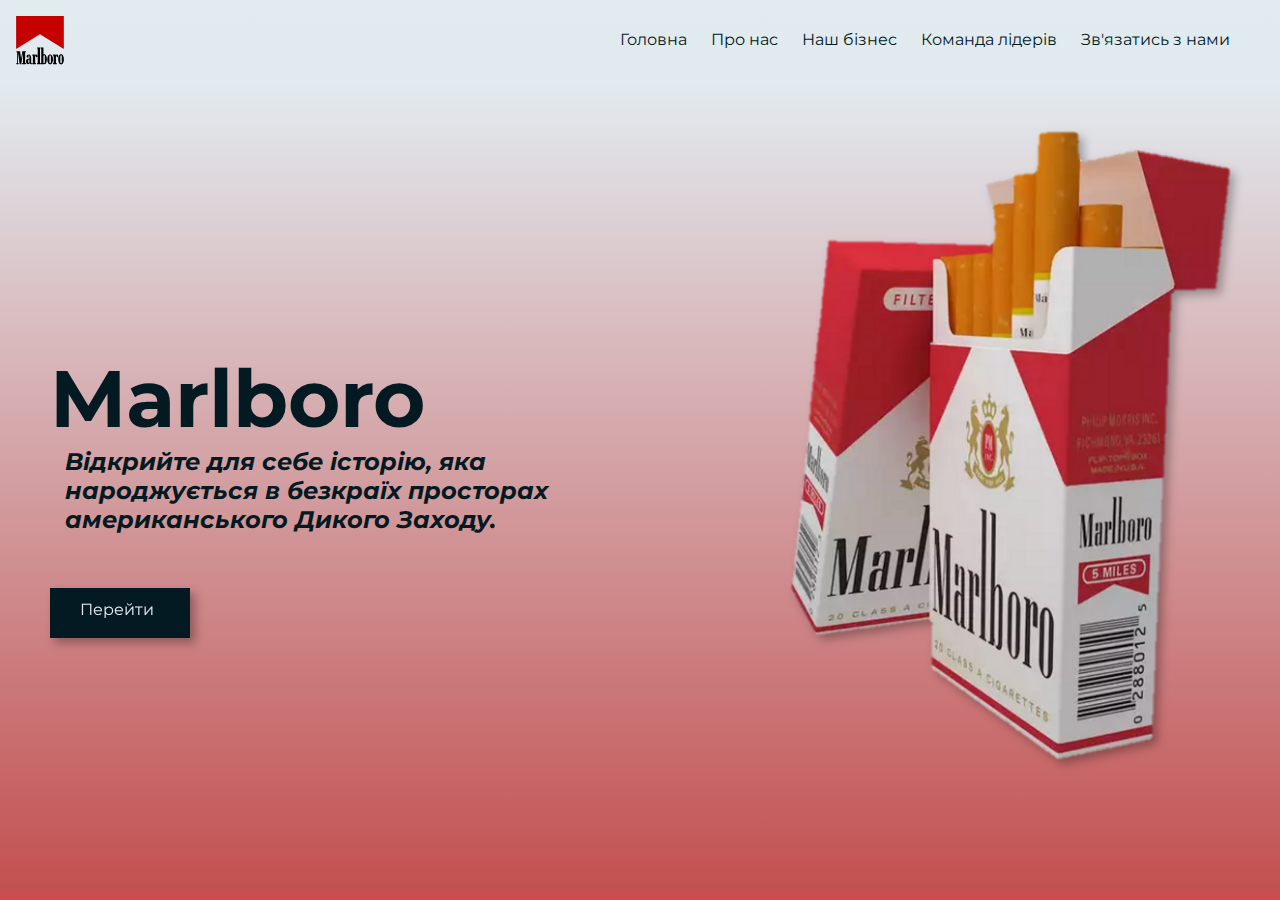
<file: index.html>
<!DOCTYPE html>
<html lang="en">
  <head>
    <meta charset="UTF-8" />
    <meta http-equiv="X-UA-Compatible" content="IE=edge" />
    <meta name="viewport" content="width=device-width, initial-scale=1.0" />
    <link rel="stylesheet" href="styles/index.css" />
    <title>Marlboro</title>
  </head>
  <body>
    <div class="wrapper">
      <!-- header -->
      <nav>
        <div class="logo">
          <img src="./images/logo.svg" alt="" />
        </div>
        <div class="links">
          <a href="./index.html">Головна</a>
          <a href="./about.html">Про нас</a>
          <a href="./business.html">Наш бізнес</a>
          <a href="./personal.html">Команда лідерів</a>
          <a href="./contact.html">Зв'язатись з нами</a>
        </div>
      </nav>
      <!-- content -->
      <div class="content">
        <div class="left_content">
          <h1>Marlboro</h1>
          <h2>
            Відкрийте для себе історію, яка народжується в безкраїх просторах
            американського Дикого Заходу.
          </h2>
          <div class="button"><a href="./errorPage.html">Перейти</a></div>
        </div>
        <div class="right_content">
          <img src="./images/good.png" alt="" />
        </div>
      </div>
    </div>
    
  </body>
</html>
</file>
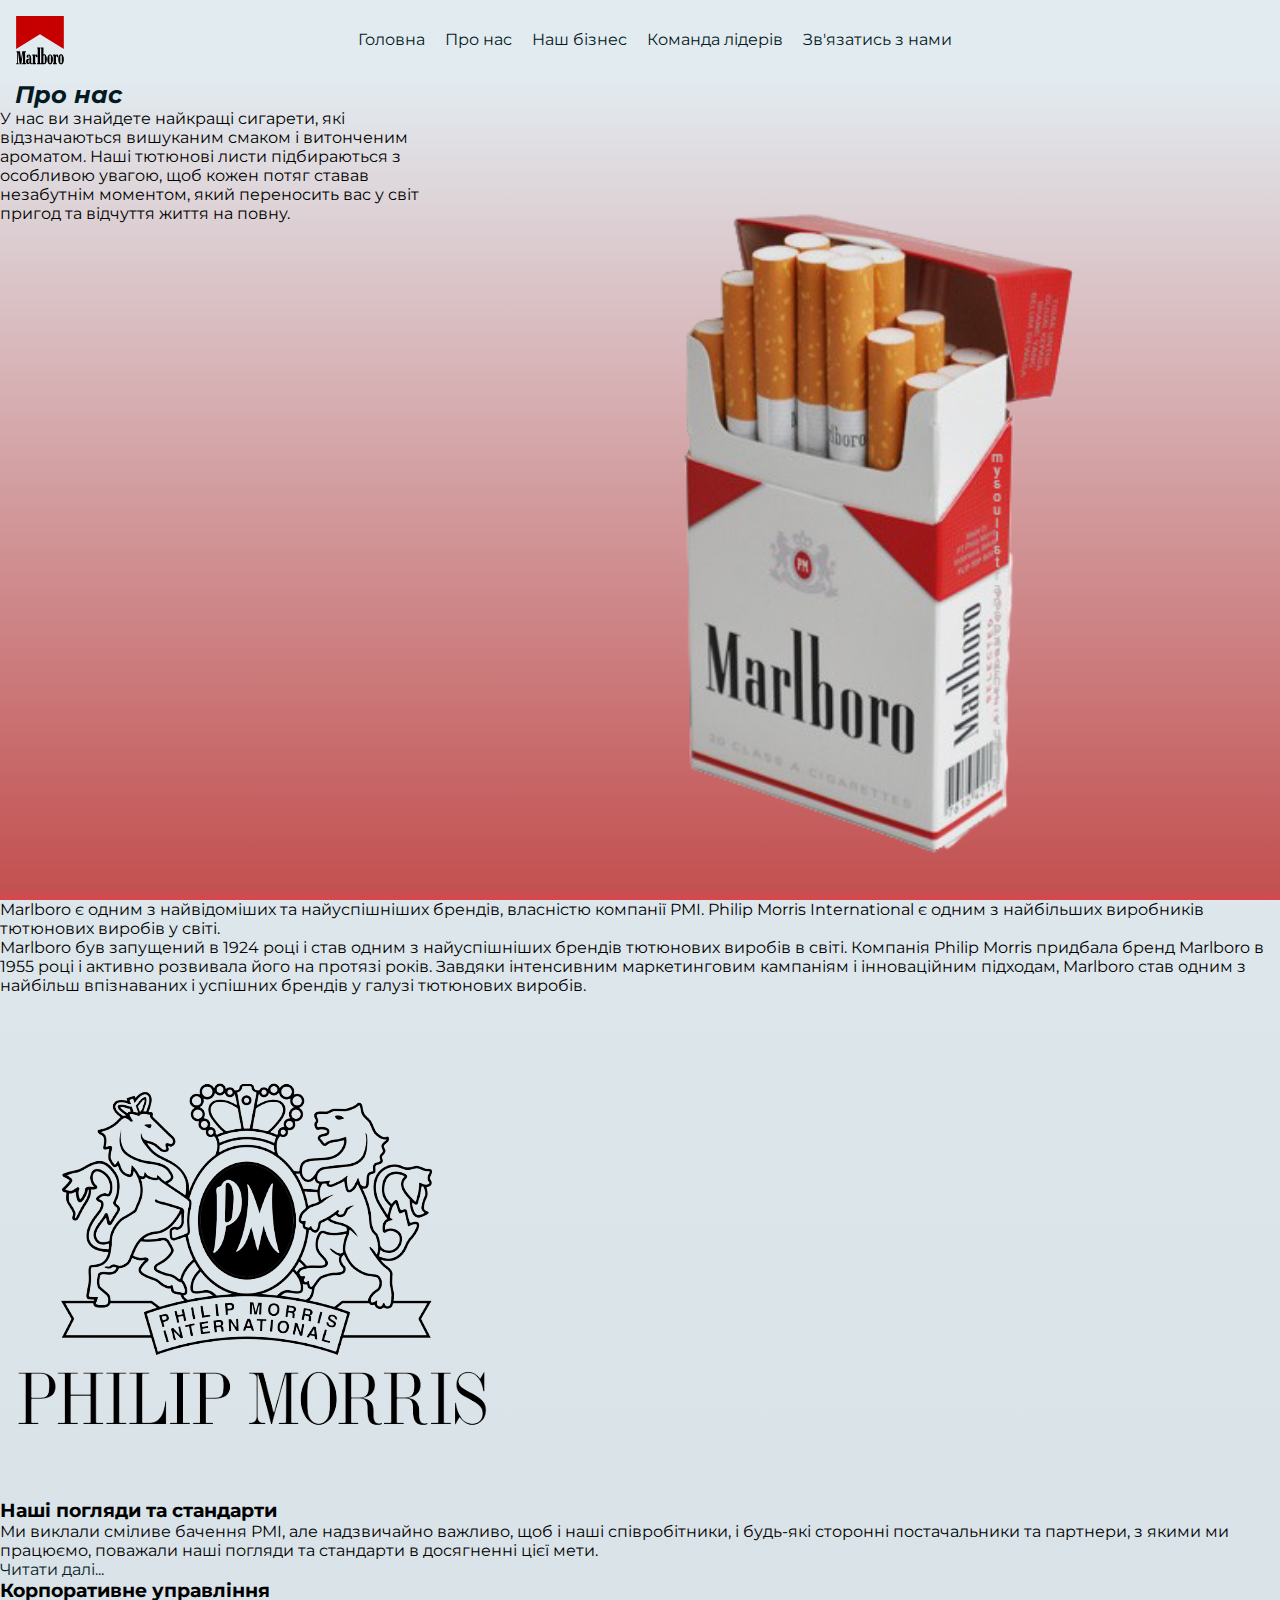
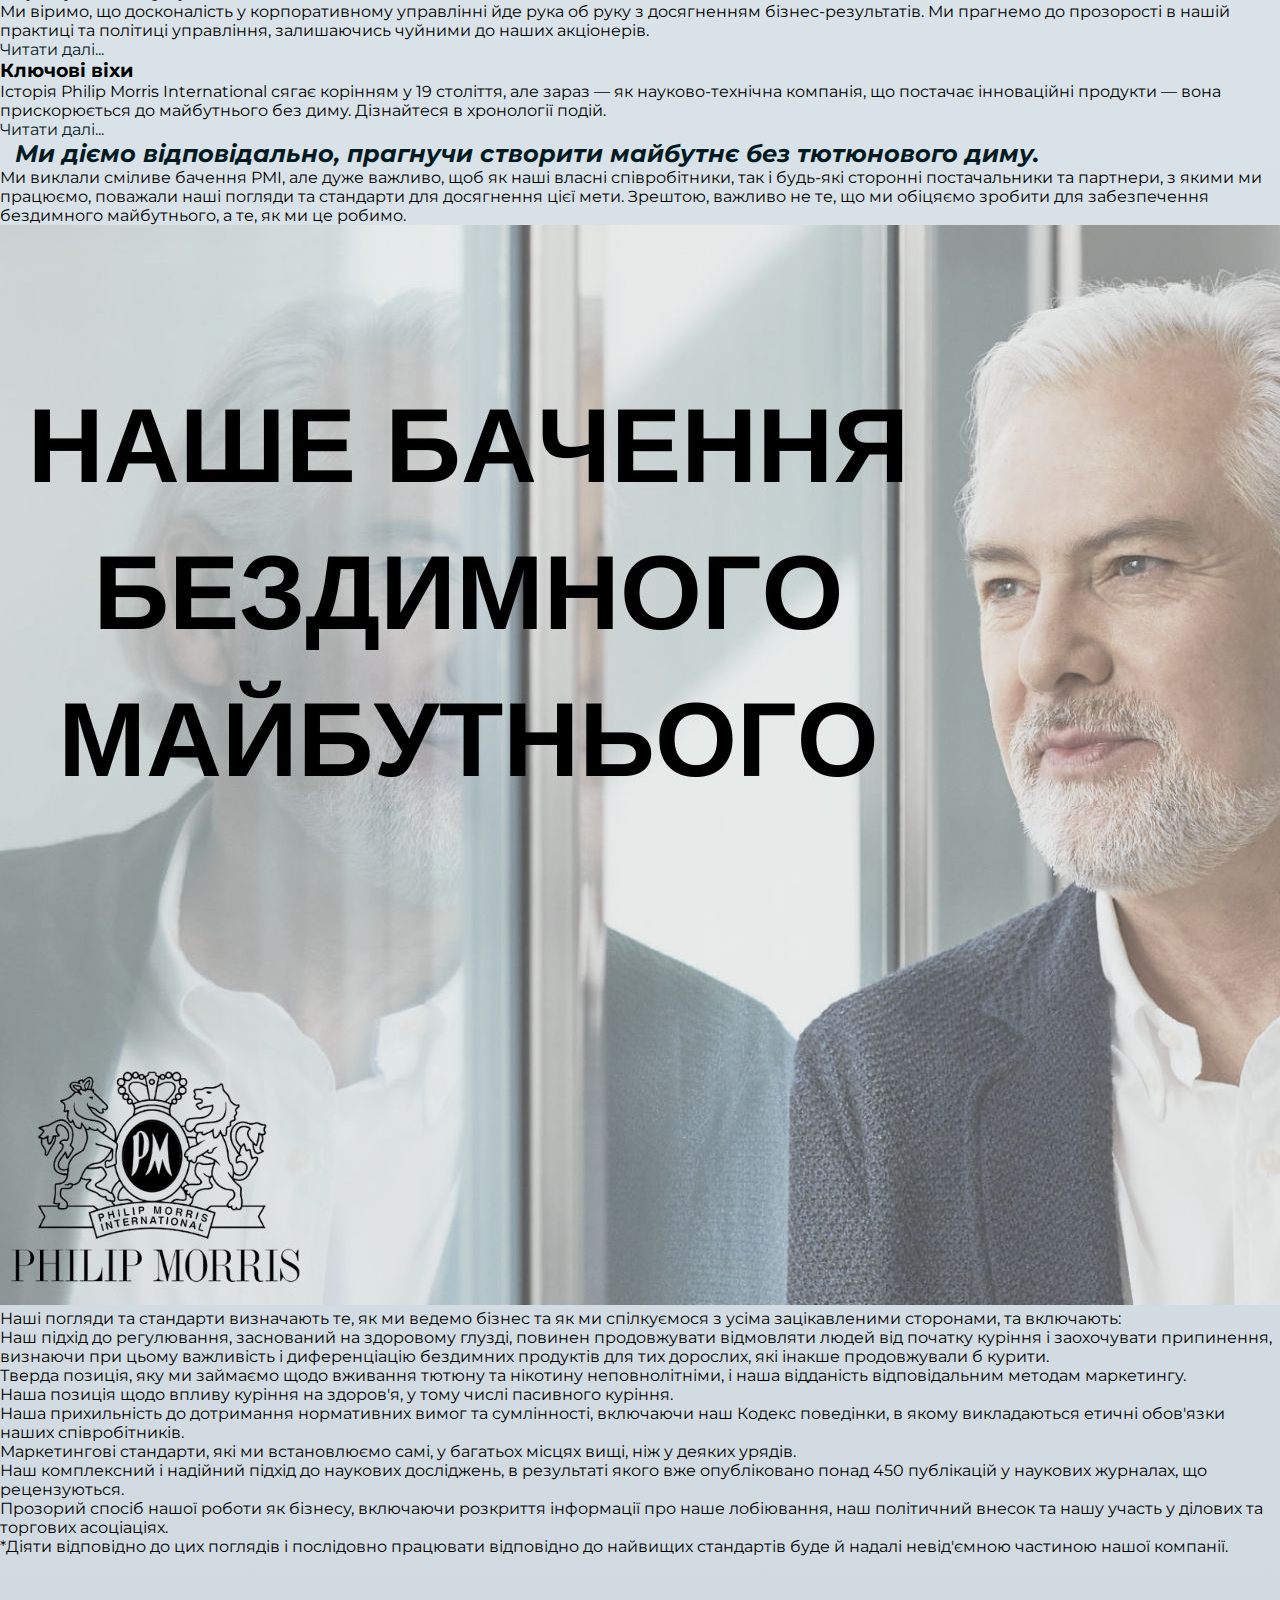
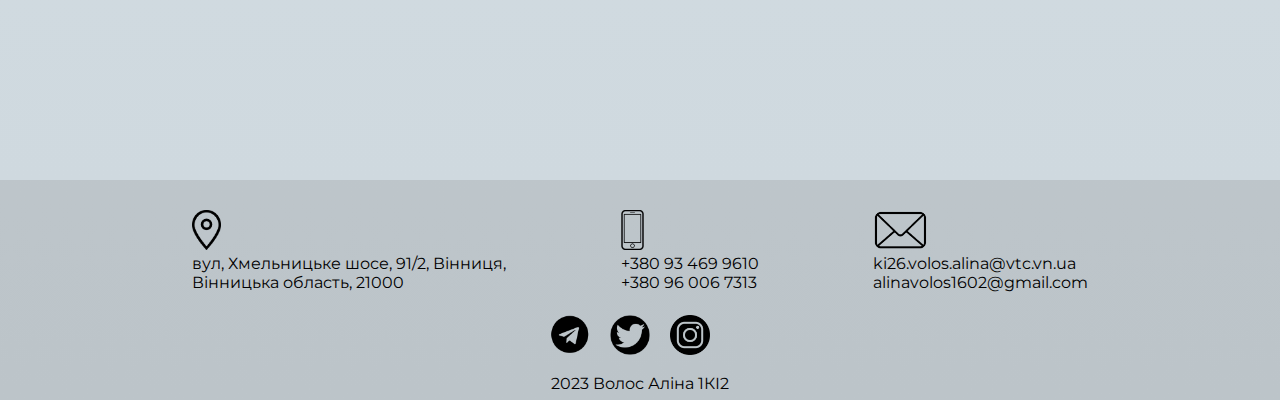
<file: about.html>
<!DOCTYPE html>
<html lang="en">
  <head>
    <meta charset="UTF-8" />
    <meta http-equiv="X-UA-Compatible" content="IE=edge" />
    <meta name="viewport" content="width=device-width, initial-scale=1.0" />
    <link rel="stylesheet" href="./styles/about.css" />
    <title>About</title>
  </head>
  <body>
    <div class="wrapper">
      <!-- header -->
      <nav>
        <div class="logo">
          <img src="./images/logo.svg" alt="" />
        </div>
        <div class="links">
          <a href="./index.html">Головна</a>
          <a href="./about.html">Про нас</a>
          <a href="./business.html">Наш бізнес</a>
          <a href="../personal.html">Команда лідерів</a>
          <a href="./contact.html">Зв'язатись з нами</a>
        </div>
      </nav>
      <!-- content -->
      <div class="content">
        <div class="left">
          <h2>Про нас</h2>
          <p>
            У нас ви знайдете найкращі сигарети, які відзначаються вишуканим
            смаком і витонченим ароматом. Наші тютюнові листи підбираються з
            особливою увагою, щоб кожен потяг ставав незабутнім моментом, який
            переносить вас у світ пригод та відчуття життя на повну.
          </p>
        </div>
        <img src="./images/sigarete.png" alt="" />
      </div>
      <!-- second screen -->
      <div class="second_screen">
        <div class="text">
          <p>
            <span>Marlboro</span> є одним з найвідоміших та найуспішніших
            брендів, власністю компанії PMI. Philip Morris International є одним
            з найбільших виробників тютюнових виробів у світі.
          </p>
          <p>
            Marlboro був запущений в 1924 році і став одним з найуспішніших
            брендів тютюнових виробів в світі. Компанія Philip Morris придбала
            бренд Marlboro в 1955 році і активно розвивала його на протязі
            років. Завдяки інтенсивним маркетинговим кампаніям і інноваційним
            підходам, Marlboro став одним з найбільш впізнаваних і успішних
            брендів у галузі тютюнових виробів.
          </p>
        </div>
        <img src="./images/pmi_logo.png" alt="" />
      </div>
      <!-- third screen -->
      <div class="third_screen">
        <div class="block">
          <h3>Наші погляди та стандарти</h3>
          <p>
            Ми виклали сміливе бачення PMI, але надзвичайно важливо, щоб і наші
            співробітники, і будь-які сторонні постачальники та партнери, з
            якими ми працюємо, поважали наші погляди та стандарти в досягненні
            цієї мети.
          </p>
          <a href="./errorPage.html">Читати далі...</a>
        </div>
        <div class="block">
          <h3>Корпоративне управління</h3>
          <p>
            Ми віримо, що досконалість у корпоративному управлінні йде рука об
            руку з досягненням бізнес-результатів. Ми прагнемо до прозорості в
            нашій практиці та політиці управління, залишаючись чуйними до наших
            акціонерів.
          </p>
          <a href="./errorPage.html">Читати далі...</a>
        </div>
        <div class="block">
          <h3>Ключові віхи</h3>
          <p>
            Історія Philip Morris International сягає корінням у 19 століття,
            але зараз — як науково-технічна компанія, що постачає інноваційні
            продукти — вона прискорюється до майбутнього без диму. Дізнайтеся в
            хронології подій.
          </p>
          <a href="./errorPage.html">Читати далі...</a>
        </div>
      </div>
      <!-- fourth screen -->
      <div class="fourth_screen">
        <h2>
          Ми діємо відповідально, прагнучи створити майбутнє без тютюнового
          диму.
        </h2>
        <p>
          Ми виклали сміливе бачення PMI, але дуже важливо, щоб як наші власні
          співробітники, так і будь-які сторонні постачальники та партнери, з
          якими ми працюємо, поважали наші погляди та стандарти для досягнення
          цієї мети. Зрештою, важливо не те, що ми обіцяємо зробити для
          забезпечення бездимного майбутнього, а те, як ми це робимо.
        </p>
        <img src="./images/poster.jpg" alt="" />
        <p>
          Наші погляди та стандарти визначають те, як ми ведемо бізнес та як ми
          спілкуємося з усіма зацікавленими сторонами, та включають:
        </p>
        <ul>
          <li>
            Наш підхід до регулювання, заснований на здоровому глузді, повинен
            продовжувати відмовляти людей від початку куріння і заохочувати
            припинення, визнаючи при цьому важливість і диференціацію бездимних
            продуктів для тих дорослих, які інакше продовжували б курити.
          </li>
          <li>
            Тверда позиція, яку ми займаємо щодо вживання тютюну та нікотину
            неповнолітніми, і наша відданість відповідальним методам маркетингу.
          </li>
          <li>
            Наша позиція щодо впливу куріння на здоров'я, у тому числі пасивного
            куріння.
          </li>
          <li>
            Наша прихильність до дотримання нормативних вимог та сумлінності,
            включаючи наш Кодекс поведінки, в якому викладаються етичні
            обов'язки наших співробітників.
          </li>
          <li>
            Маркетингові стандарти, які ми встановлюємо самі, у багатьох місцях
            вищі, ніж у деяких урядів.
          </li>
          <li>
            Наш комплексний і надійний підхід до наукових досліджень, в
            результаті якого вже опубліковано понад 450 публікацій у наукових
            журналах, що рецензуються.
          </li>
          <li>
            Прозорий спосіб нашої роботи як бізнесу, включаючи розкриття
            інформації про наше лобіювання, наш політичний внесок та нашу участь
            у ділових та торгових асоціаціях.
          </li>
        </ul>
        <p>
          *Діяти відповідно до цих поглядів і послідовно працювати відповідно до
          найвищих стандартів буде й надалі невід'ємною частиною нашої компанії.
        </p>
      </div>
    </div>

    <!-- footer -->
    <footer>
      <div class="info">
        <div class="item adress">
          <img src="./images/address.png" alt="" />
          <p>вул, Хмельницьке шосе, 91/2, Вінниця,</p>
          <p>Вінницька область, 21000</p>
        </div>

        <div class="item phone">
          <img src="./images/phone.png" alt="" />
          <p>+380 93 469 9610</p>
          <p>+380 96 006 7313</p>
        </div>

        <div class="item email">
          <img src="./images/mail.png" alt="" />
          <p>ki26.volos.alina@vtc.vn.ua</p>
          <p>alinavolos1602@gmail.com</p>
        </div>
      </div>
      <div class="social">
        <div class="links">
          <a href="https://t.me/it_is_lina"
            ><img src="./images/telegram.png" alt=""
          /></a>
          <a href="https://twitter.com/it_is_lina_"
            ><img src="./images/twitter.png" alt=""
          /></a>
          <a href="https://instagram.com/it_is_lina__?igshid=NTc4MTIwNjQ2YQ=="
            ><img src="./images/instagram.png" alt=""
          /></a>
        </div>
        <p>2023 Волос Аліна 1КІ2</p>
      </div>
    </footer>
  </body>
</html>
</file>
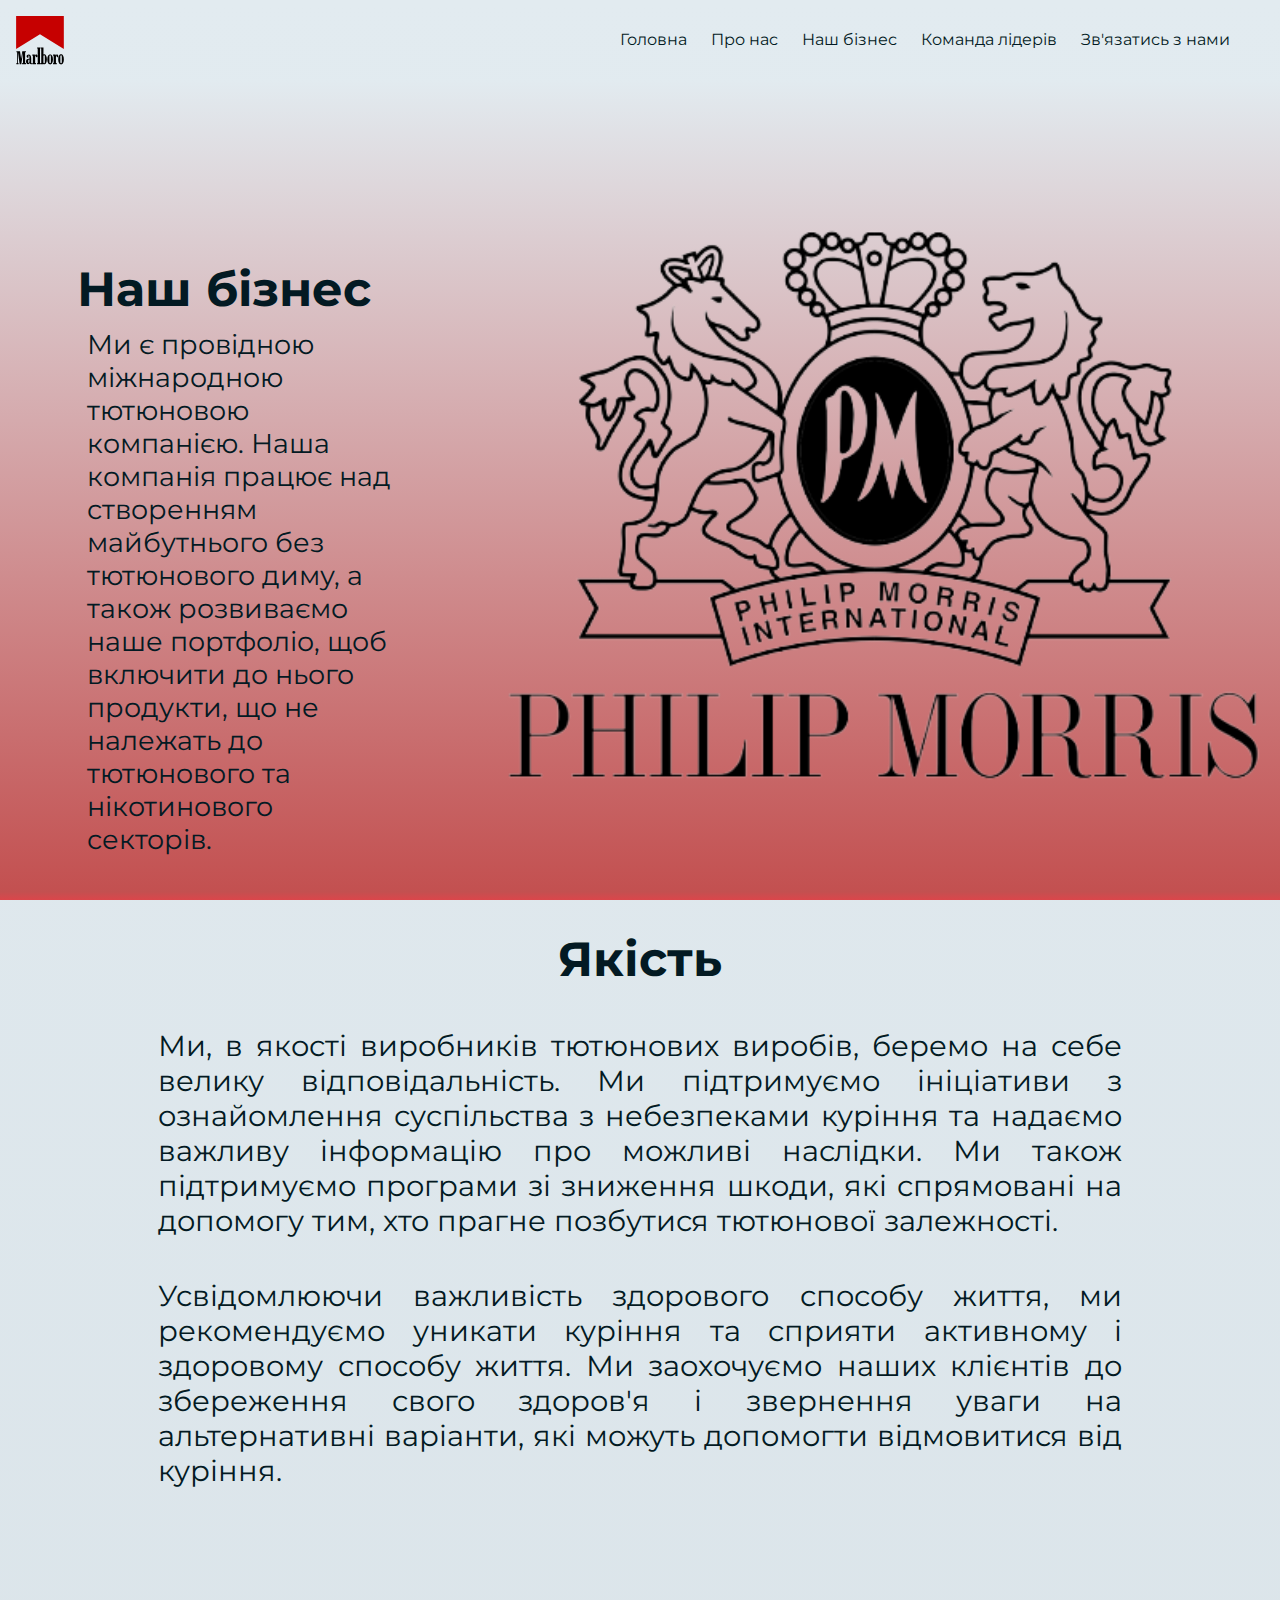
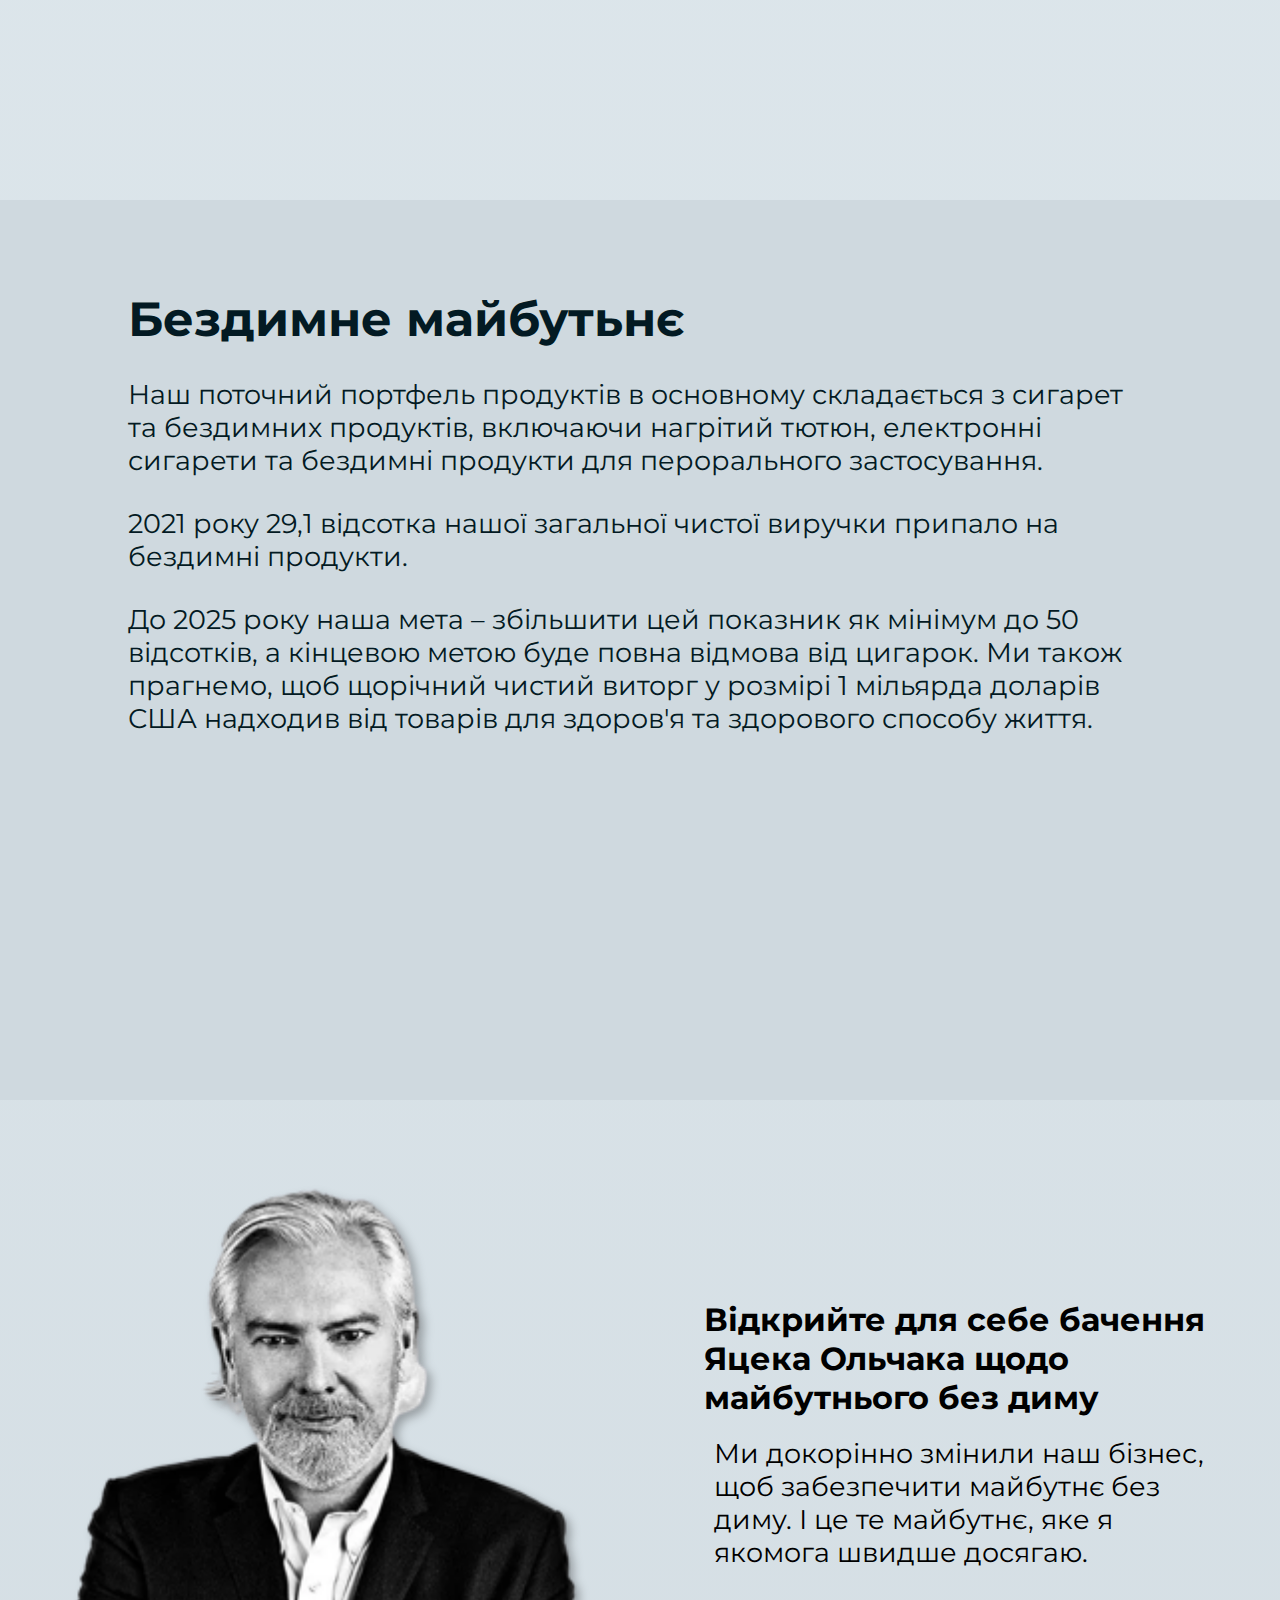
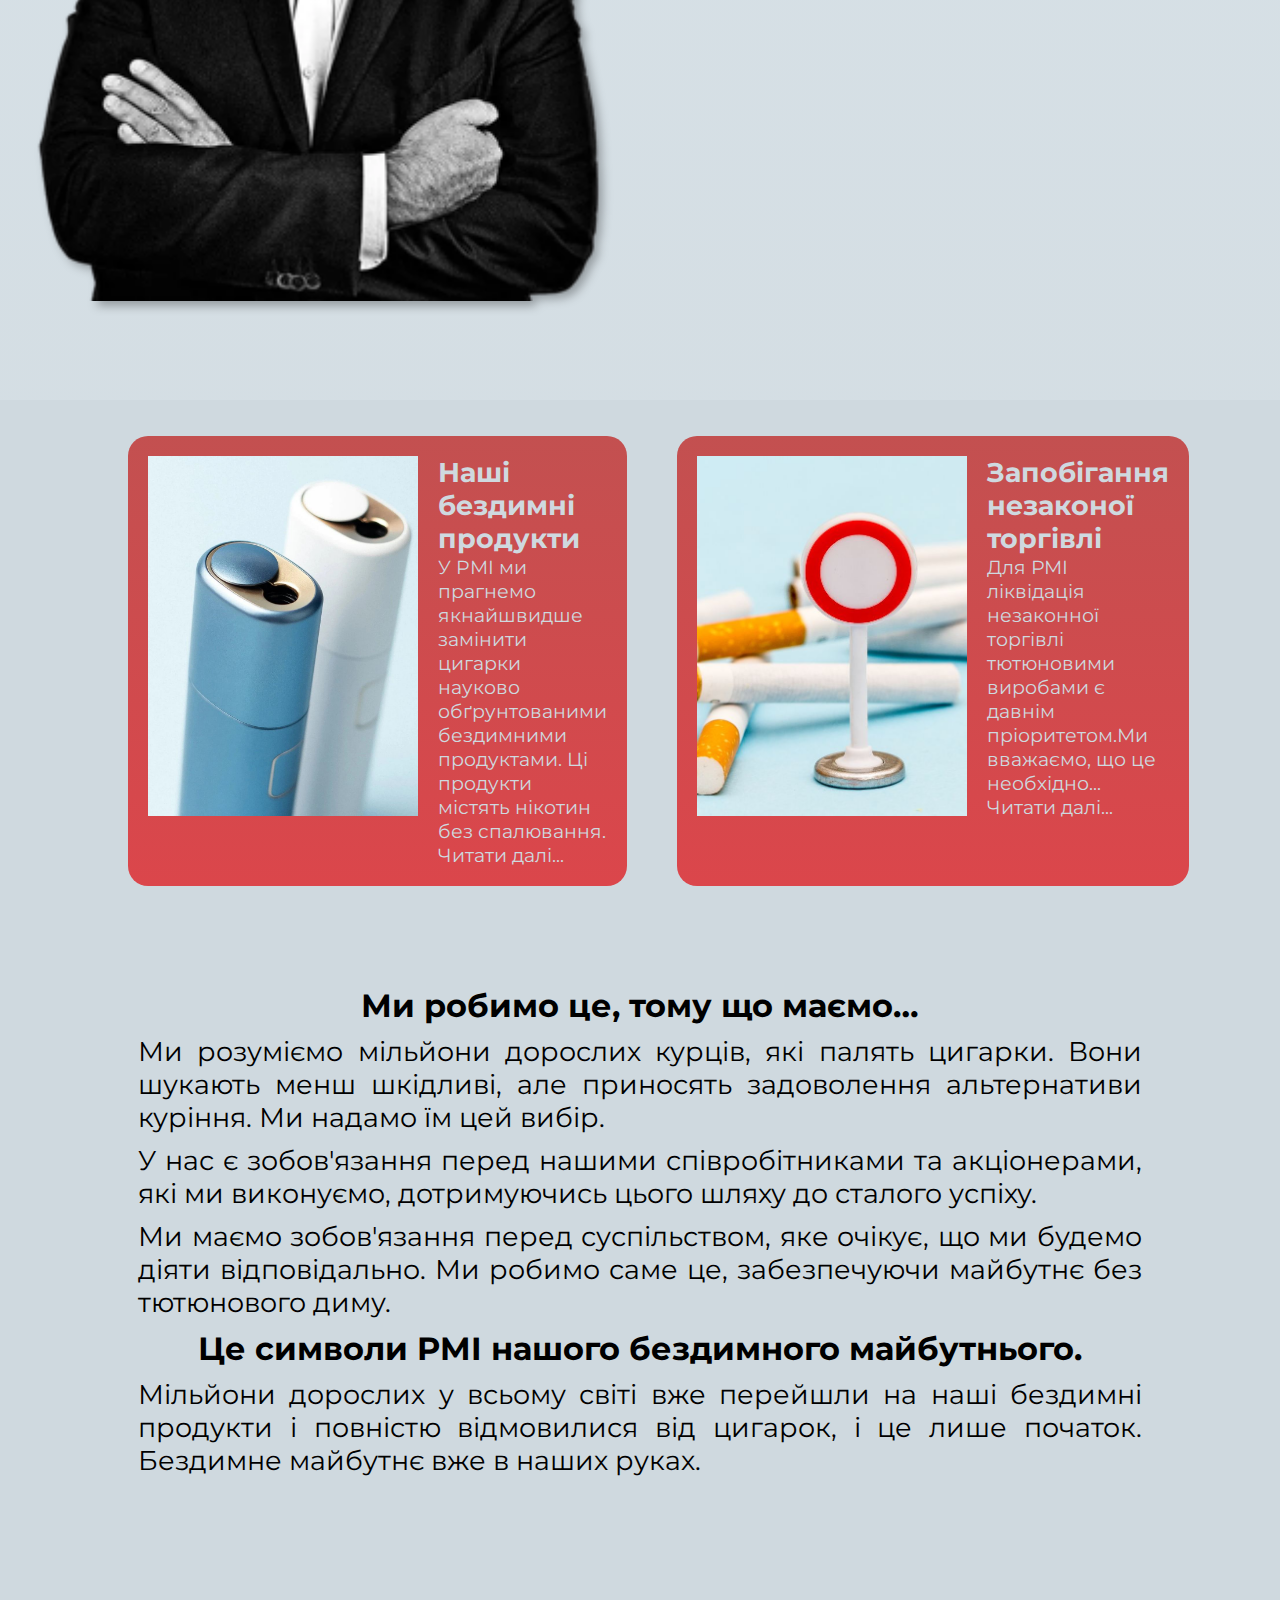
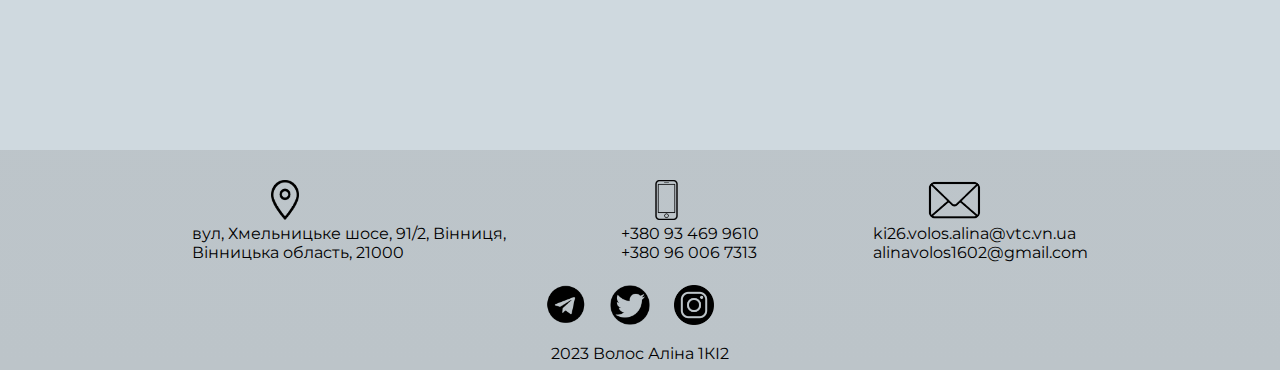
<file: business.html>
<!DOCTYPE html>
<html lang="en">
  <head>
    <meta charset="UTF-8" />
    <meta http-equiv="X-UA-Compatible" content="IE=edge" />
    <meta name="viewport" content="width=device-width, initial-scale=1.0" />
    <link rel="stylesheet" href="./styles/business.css" />
    <title>Наш бізнес</title>
  </head>
  <body>
    <div class="wrapper">
      <!-- header -->
      <nav>
        <div class="logo">
          <img src="./images/logo.svg" alt="" />
        </div>
        <div class="links">
          <a href="./index.html">Головна</a>
          <a href="./about.html">Про нас</a>
          <a href="./business.html">Наш бізнес</a>
          <a href="./personal.html">Команда лідерів</a>
          <a href="./contact.html">Зв'язатись з нами</a>
        </div>
      </nav>
      <!-- content -->
      <div class="content">
        <div class="left">
          <h2>Наш бiзнес</h2>
          <p>
            Ми є провідною міжнародною тютюновою компанією. Наша компанія працює
            над створенням майбутнього без тютюнового диму, а також розвиваємо
            наше портфоліо, щоб включити до нього продукти, що не належать до
            тютюнового та нікотинового секторів.
          </p>
        </div>
        <img src="./images/pmi_logo.png" alt="" />
      </div>
      <!-- second screen -->
      <div class="second_screen">
        <h2>Якість</h2>
        <p>
          Ми, в якості виробників тютюнових виробів, беремо на себе велику
          відповідальність. Ми підтримуємо ініціативи з ознайомлення суспільства
          з небезпеками куріння та надаємо важливу інформацію про можливі
          наслідки. Ми також підтримуємо програми зі зниження шкоди, які
          спрямовані на допомогу тим, хто прагне позбутися тютюнової залежності.
        </p>
        <p>
          Усвідомлюючи важливість здорового способу життя, ми рекомендуємо
          уникати куріння та сприяти активному і здоровому способу життя. Ми
          заохочуємо наших клієнтів до збереження свого здоров'я і звернення
          уваги на альтернативні варіанти, які можуть допомогти відмовитися від
          куріння.
        </p>
      </div>
      <!-- third screen -->
      <div class="third_screen">
        <h2>Бездимне майбутьнє</h2>
        <p>
          Наш поточний портфель продуктів в основному складається з сигарет та
          бездимних продуктів, включаючи нагрітий тютюн, електронні сигарети та
          бездимні продукти для перорального застосування.
        </p>
        <p>
          2021 року 29,1 відсотка нашої загальної чистої виручки припало на
          бездимні продукти.
        </p>
        <p>
          До 2025 року наша мета – збільшити цей показник як мінімум до 50
          відсотків, а кінцевою метою буде повна відмова від цигарок. Ми також
          прагнемо, щоб щорічний чистий виторг у розмірі 1 мільярда доларів США
          надходив від товарів для здоров'я та здорового способу життя.
        </p>
      </div>
      <!-- fourth screen -->
      <div class="fourth_screen">
        <img src="./images/jacek_olczak.png" alt="" />
        <div class="right">
          <h3>
            Відкрийте для себе бачення Яцека Ольчака щодо майбутнього без диму
          </h3>
          <p>
            Ми докорінно змінили наш бізнес, щоб забезпечити майбутнє без диму.
            І це те майбутнє, яке я якомога швидше досягаю.
          </p>
        </div>
      </div>
      <!-- fifth screen -->
      <div class="fifth_screen">
        <div class="newses">
          <div class="news">
            <img src="./images/smokeless_products.jpeg" alt="" />
            <div>
              <h3>Наші бездимні продукти</h3>
              <p>
                У PMI ми прагнемо якнайшвидше замінити цигарки науково
                обґрунтованими бездимними продуктами. Ці продукти містять
                нікотин без спалювання.
              </p>
              <a href="./errorPage.html">Читати далі...</a>
            </div>
          </div>
          <div class="news">
            <img src="./images/prevention_of_illegal_trade.jpeg" alt="" />
            <div>
              <h3>Запобігання незаконої торгівлі</h3>
              <p>
                Для РМІ ліквідація незаконної торгівлі тютюновими виробами є
                давнім пріоритетом.Ми вважаємо, що це необхідно...
              </p>
              <a href="./errorPage.html">Читати далі...</a>
            </div>
          </div>
        </div>
        <div class="next">
          <h2>Ми робимо це, тому що маємо…</h2>
          <p>
            Ми розуміємо мільйони дорослих курців, які палять цигарки. Вони
            шукають менш шкідливі, але приносять задоволення альтернативи
            куріння. Ми надамо їм цей вибір.
          </p>
          <p>
            У нас є зобов'язання перед нашими співробітниками та акціонерами,
            які ми виконуємо, дотримуючись цього шляху до сталого успіху.
          </p>
          <p>
            Ми маємо зобов'язання перед суспільством, яке очікує, що ми будемо
            діяти відповідально. Ми робимо саме це, забезпечуючи майбутнє без
            тютюнового диму.
          </p>
          <h2>Це символи PMI нашого бездимного майбутнього.</h2>
          <p>
            Мільйони дорослих у всьому світі вже перейшли на наші бездимні
            продукти і повністю відмовилися від цигарок, і це лише початок.
            Бездимне майбутнє вже в наших руках.
          </p>
        </div>
      </div>
    </div>
    <!-- footer -->
    <footer>
      <div class="info">
        <div class="item adress">
          <img src="./images/address.png" alt="" />
          <p>вул, Хмельницьке шосе, 91/2, Вінниця,</p>
          <p>Вінницька область, 21000</p>
        </div>

        <div class="item phone">
          <img src="./images/phone.png" alt="" />
          <p>+380 93 469 9610</p>
          <p>+380 96 006 7313</p>
        </div>

        <div class="item email">
          <img src="./images/mail.png" alt="" />
          <p>ki26.volos.alina@vtc.vn.ua</p>
          <p>alinavolos1602@gmail.com</p>
        </div>
      </div>
      <div class="social">
        <div class="links">
          <a href="https://t.me/it_is_lina"
            ><img src="./images/telegram.png" alt=""
          /></a>
          <a href="https://twitter.com/it_is_lina_"
            ><img src="./images/twitter.png" alt=""
          /></a>
          <a href="https://instagram.com/it_is_lina__?igshid=NTc4MTIwNjQ2YQ=="
            ><img src="./images/instagram.png" alt=""
          /></a>
        </div>
        <p>2023 Волос Аліна 1КІ2</p>
      </div>
    </footer>
  </body>
</html>
</file>
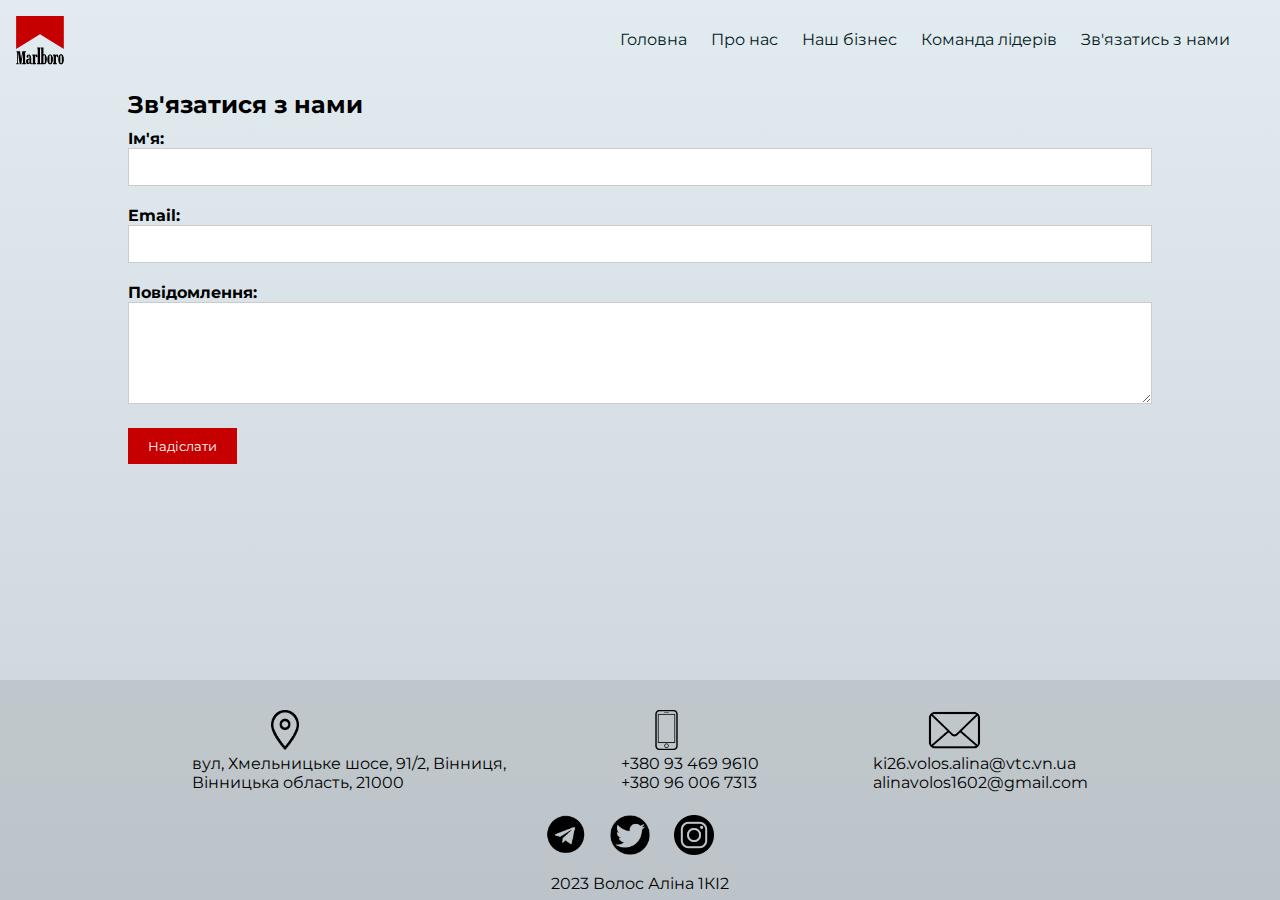
<file: contact.html>
<!DOCTYPE html>
<html lang="en">
  <head>
    <meta charset="UTF-8" />
    <meta http-equiv="X-UA-Compatible" content="IE=edge" />
    <meta name="viewport" content="width=device-width, initial-scale=1.0" />
    <link rel="stylesheet" href="./styles/contact.css" />
    <title>Malboro</title>
  </head>
  <body>
    <div class="wrapper">
      <!-- header -->
      <nav>
        <div class="logo">
          <img src="./images/logo.svg" alt="" />
        </div>
        <div class="links">
          <a href="./index.html">Головна</a>
          <a href="./about.html">Про нас</a>
          <a href="./business.html">Наш бізнес</a>
          <a href="./personal.html">Команда лідерів</a>
          <a href="./contact.html">Зв'язатись з нами</a>
        </div>
      </nav>
      <!-- content -->

      <form class="contact-form" action="" method="post">
        <h2>Зв'язатися з нами</h2>
        <div class="form-group">
          <label for="name">Ім'я:</label>
          <input type="text" id="name" name="name" required />
        </div>
        <div class="form-group">
          <label for="email">Email:</label>
          <input type="email" id="email" name="email" required />
        </div>
        <div class="form-group">
          <label for="message">Повідомлення:</label>
          <textarea id="message" name="message" rows="5" required></textarea>
        </div>
        <button type="submit">Надіслати</button>
      </form>
      <!-- footer -->
    </div>
    <footer>
      <div class="info">
        <div class="item adress">
          <img src="./images/address.png" alt="" />
          <p>вул, Хмельницьке шосе, 91/2, Вінниця,</p>
          <p>Вінницька область, 21000</p>
        </div>

        <div class="item phone">
          <img src="./images/phone.png" alt="" />
          <p>+380 93 469 9610</p>
          <p>+380 96 006 7313</p>
        </div>

        <div class="item email">
          <img src="./images/mail.png" alt="" />
          <p>ki26.volos.alina@vtc.vn.ua</p>
          <p>alinavolos1602@gmail.com</p>
        </div>
      </div>
      <div class="social">
        <div class="links">
          <a href="https://t.me/it_is_lina"
            ><img src="./images/telegram.png" alt=""
          /></a>
          <a href="https://twitter.com/it_is_lina_"
            ><img src="./images/twitter.png" alt=""
          /></a>
          <a href="https://instagram.com/it_is_lina__?igshid=NTc4MTIwNjQ2YQ=="
            ><img src="./images/instagram.png" alt=""
          /></a>
        </div>
        <p>2023 Волос Аліна 1КІ2</p>
      </div>
    </footer>
  </body>
</html>
</file>
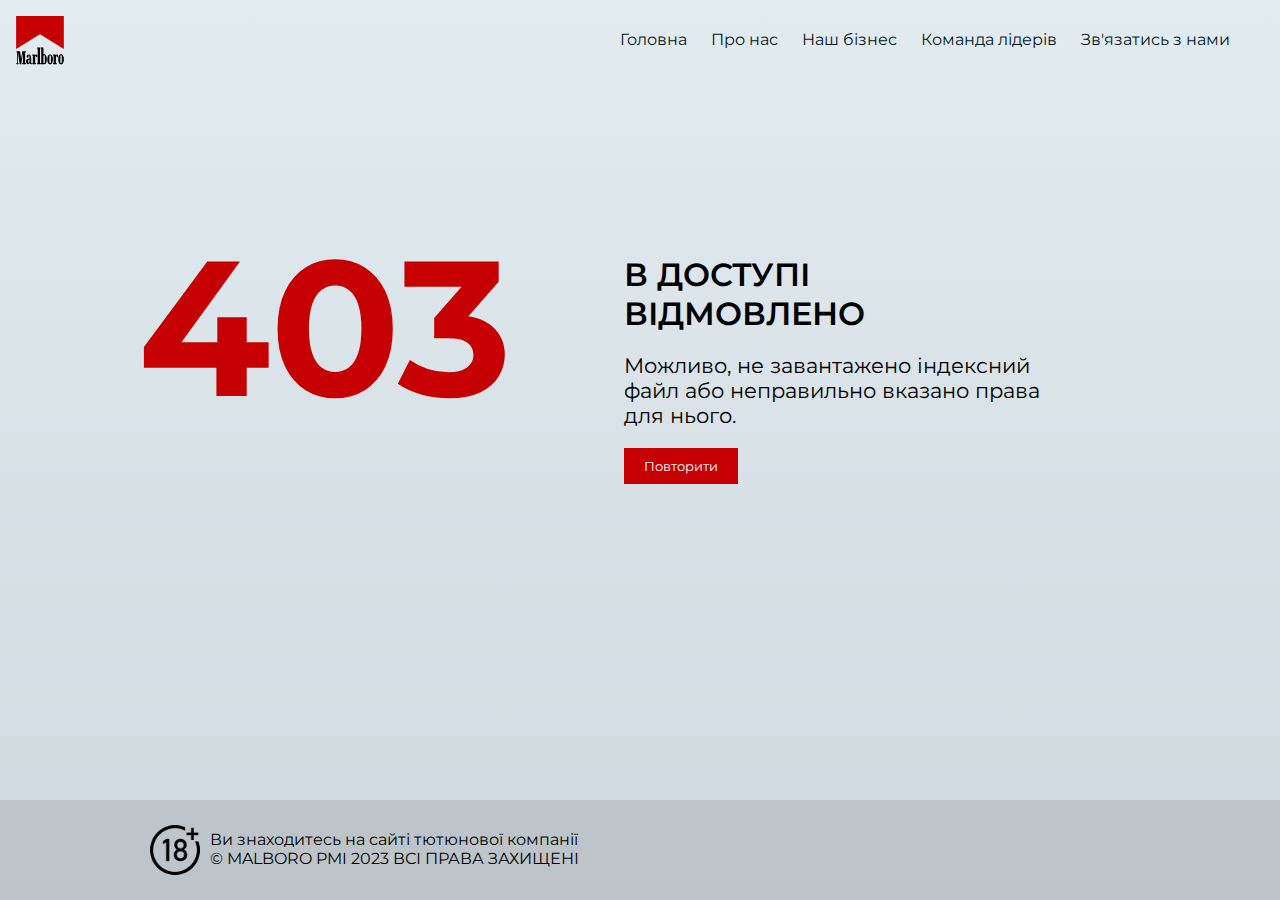
<file: errorPage.html>
<!DOCTYPE html>
<html lang="en">
  <head>
    <meta charset="UTF-8" />
    <meta http-equiv="X-UA-Compatible" content="IE=edge" />
    <meta name="viewport" content="width=device-width, initial-scale=1.0" />
    <link rel="stylesheet" href="./styles/error.css" />
    <title>Error</title>
  </head>
  <body>
    <div class="wrapper">
      <!-- header -->
      <nav>
        <div class="logo">
          <img src="./images/logo.svg" alt="" />
        </div>
        <div class="links">
          <a href="./index.html">Головна</a>
          <a href="./about.html">Про нас</a>
          <a href="./business.html">Наш бізнес</a>
          <a href="./personal.html">Команда лідерів</a>
          <a href="./contact.html">Зв'язатись з нами</a>
        </div>
      </nav>
      <!-- contert -->
      <div class="content">
        <div class="number"><span>403</span></div>
        <div class="right">
          <h3>В ДОСТУПІ ВІДМОВЛЕНО</h3>
          <p>
            Можливо, не завантажено індексний файл або неправильно вказано права
            для нього.
          </p>
          <button type="submit">Повторити</button>
        </div>
      </div>
      <!-- footer -->
      <footer>
        <img src="./images/18-icon.png" alt="" />
        <div class="text">
          <p class="firstText">Ви знаходитесь на сайті тютюнової компанії</p>
          <p>&copy MALBORO PMI 2023 ВСІ ПРАВА ЗАХИЩЕНІ</p>
        </div>
      </footer>
    </div>
  </body>
</html>
</file>
<file: styles/index.css>
@import url('https://fonts.googleapis.com/css2?family=Montserrat:wght@200&display=swap');
*{
    margin: 0;
    padding: 0;
    box-sizing: border-box;
    font-family: "Montserrat", 'Times New Roman', Times, serif;
    
    
}
body{
    background-image: linear-gradient(to top, #cfd9df 0%, #e2ebf0 100%);
}
.wrapper{
    background-image: linear-gradient(to top, #cfd9df 0%, #e2ebf0 100%);   
    width: 100%;
    height: calc(100vh);
}
.logo img{
    height: 50px;
    width:auto;
}
nav{
    display: flex;
    justify-content: space-between;
    height: 80px;
    max-width: 100%;
    width: 100%;
    padding: 15px;
}
.links{
    margin: 15px;
}
a{
    text-decoration: none;
    margin-right: 20px;
    color: #031A23;
}
/* content */
.content{
    height:calc(100vh - 80px);
    max-height: calc(100vh - 80px);
    width: 100%;
    display: flex;
    justify-content: space-between;
    background-image: linear-gradient(180deg, #e2ebf0 0%, #c35050 99%, #db464b 100%);
}
h1{
    font-size: 5em;
    color: #031A23;
    }
h2{
    font-style: italic;
    padding-left: 15px;
    color: #031A23;
}
.left_content{
    width: 50%;
    max-width: 50%;
    padding: 50px;
    padding-top: 30vh;
}
.right_content{
    width: 50%;
    max-width: 50%;
    padding: 50px;
    
}
.button{
    color: white !important;
    background-color: #031A23;
    width: 140px;
    height: 50px;
    padding: 12px 30px;
    margin-top: 10%;
    filter: drop-shadow(5px 5px 5px rgba(0,0,0,0.3));
}
.button a{
    color: #e6e9f0;
}
.right_content img{
    height: 70vh;
    transform:  translateY(180deg);
    margin-left: 100px;
    filter: drop-shadow(5px 5px 5px rgba(0,0,0,0.3));
}
/* second screen */




/*  */
</file>
<file: styles/about.css>
@import url('https://fonts.googleapis.com/css2?family=Montserrat:wght@200&display=swap');
*{
    margin: 0;
    padding: 0;
    box-sizing: border-box;
    font-family: "Montserrat", 'Times New Roman', Times, serif;
    
    
}
body{
    background-image: linear-gradient(to top, #cfd9df 0%, #e2ebf0 100%);
}
.wrapper{
    background-image: linear-gradient(to top, #cfd9df 0%, #e2ebf0 100%);   
    width: 100%;
    height: calc(400vh - 220px);
}
.logo img{
    height: 50px;
    width:auto;
}
nav{
    display: flex;
    justify-content: space-between;
    height: 80px;
    max-width: 100%;
    width: 100%;
    padding: 15px;
}
.links{
    margin: 15px;
}
a{
    text-decoration: none;
    margin-right: 20px;
    color: #031A23;
}
/* content */
.content{
    height:calc(100vh - 80px);
    max-height: calc(100vh - 80px);
    width: 100%;
    display: flex;
    justify-content: space-between;
    background-image: linear-gradient(180deg, #e2ebf0 0%, #c35050 99%, #db464b 100%);
}
h1{
    font-size: 5em;
    color: #031A23;
    }
h2{
    font-style: italic;
    padding-left: 15px;
    color: #031A23;
}
.left_content{
    width: 50%;
    max-width: 50%;
    padding: 50px;
    padding-top: 30vh;
}
.right_content{
    width: 50%;
    max-width: 50%;
    padding: 50px;
    
}
.button{
    color: white !important;
    background-color: #031A23;
    width: 140px;
    height: 50px;
    padding: 12px 30px;
    margin-top: 10%;
    filter: drop-shadow(5px 5px 5px rgba(0,0,0,0.3));
}
.button a{
    color: #e6e9f0;
}
.right_content img{
    height: 70vh;
    transform:  translateY(180deg);
    margin-left: 100px;
    filter: drop-shadow(5px 5px 5px rgba(0,0,0,0.3));
}
/* second screen */







/* footer */
footer{
    height: 220px;
    background-color: rgba(115, 115, 115, 0.2);
}
.info{
    width: 70%;
    margin: 0 auto;
    height: 120px;
    display: flex;
    justify-content: space-between;
    
}
.item{
    margin: 30px 0;
}
.item img{
    height: 40px;
    
}
.social{
    text-align: center;

}
.links{
    display: flex;
    width: fit-content;
    margin: 15px auto;
}
.links img{
    height: 40px;

}
</file>
<file: styles/business.css>
@import url('https://fonts.googleapis.com/css2?family=Montserrat:wght@200&display=swap');
*{
    margin: 0;
    padding: 0;
    box-sizing: border-box;
    font-family: "Montserrat", 'Times New Roman', Times, serif;
    
    
}
body{
    background-image: linear-gradient(to top, #cfd9df 0%, #e2ebf0 100%);
}
.wrapper{
    background-image: linear-gradient(to top, #cfd9df 0%, #e2ebf0 100%);   
    width: 100%;
    height: 550vh;
}
.logo img{
    height: 50px;
    width:auto;
}
nav{
    display: flex;
    justify-content: space-between;
    height: 80px;
    max-width: 100%;
    width: 100%;
    padding: 15px;
}
.links{
    margin: 15px;
}
a{
    text-decoration: none;
    margin-right: 20px;
    color: #031A23;
}
/* content */
.content{
    height:calc(100vh - 80px);
    max-height: calc(100vh - 80px);
    width: 100%;
    display: flex;
    justify-content: space-between;
    background-image: linear-gradient(180deg, #e2ebf0 0%, #c35050 99%, #db464b 100%);
}
.content h2, .second_screen h2, .third_screen h2{
    font-size: 3em;
    color: #031A23;
    }
.content p, .second_screen p, .third_screen p{
    font-size: 1.7em;
    color: #031A23;
    margin: 10px;
}
.left{
    padding: 20vh 6%;
    width: 50%;
}
.content img{
    margin: 10px auto;
}
/* second screen */
.second_screen{
    width: 80%;
    height: 100vh;
    margin: 0 auto;
    padding: 30px;
}
.second_screen p{
    text-align:justify;
    margin: 40px auto;
    font-size: 1.8em;
}
.second_screen h2{
    text-align: center;
}
/* third screen */
.third_screen{
    height: 100vh;
    width: 100%;
    padding: 10vh 10%;
    background-color:#cfd9df;
}
.third_screen p{
    margin: 30px 0;
}
/* fourth screen */
.fourth_screen{
    height: 100vh;
    width: 100%;
    display: flex;
    justify-content: space-between;
}
.fourth_screen .right{
    width: 50%;
    padding: 200px 5%;
}
.right h3{
    font-size: 2em;
}
.right p{
    font-size: 1.7em;
    margin: 20px 0 0 10px;
}
.fourth_screen img{
    height: 80vh;
    margin: 9vh auto;
    filter: drop-shadow(5px 5px 5px rgba(0,0,0,0.3));

}
/* fifth screen */
.fifth_screen{
    width: 100%;
    height: 150vh;
    background:#cfd9df;
    padding: 4vh 0;
}
.newses{
    display: flex;
    justify-content: space-between;
    width: 80%;
    margin: 0 auto;
    color: #cfd9df;
    height: 50vh;
}
.news:first-child{
    margin-right: 50px;
}
.news{
    padding: 20px;
    width: 50%;
    display: flex;
    justify-content: space-between;

    background-image: linear-gradient(180deg, #c35050 0%, #db464b 100%);
    border-radius: 20px;
}
.news h3{
    font-size: 1.7em;
}
.news p, .news a{
    font-size: 1.2em;
    color: #cfd9df !important;
}
.news img{
    height: 40vh;
    margin-right: 20px;
}
.next{
    width: 80%;
    height: 100vh;
    margin: 100px auto;
}
.next h2{
    font-size: 2em;
    text-align: center;
    margin: 10px;
}
.next p{
    text-align: justify;
    font-size: 1.7em;
    margin: 10px;
}





/* footer */
footer{
    height: 220px;
    background-color: rgba(115, 115, 115, 0.2);
}

.info{
    width: 70%;
    margin: 0 auto;
    height: 120px;
    display: flex;
    justify-content: space-between;
    
}
.item{
    margin: 30px 0;
}
.item img{
    height: 40px;
    width: auto;
    margin: 0 25%;
}

.social{
    text-align: center;

}x
.links{
    display: flex;
    width: fit-content;
    margin: 15px auto;
}
.links img{
    height: 40px;

}
</file>
<file: styles/contact.css>
@import url('https://fonts.googleapis.com/css2?family=Montserrat:wght@200&display=swap');
*{
    margin: 0;
    padding: 0;
    box-sizing: border-box;
    font-family: "Montserrat", 'Times New Roman', Times, serif;
    
    
}
body{
    background-image: linear-gradient(to top, #cfd9df 0%, #e2ebf0 100%);
}
.wrapper{
    background-image: linear-gradient(to top, #cfd9df 0%, #e2ebf0 100%);    
    width: 100%;
    min-height: calc(100vh - 220px);
    max-height: 100vh;
    overflow: hidden;
}
.logo img{
    height: 50px;
    width:auto;
}
nav{
    display: flex;
    justify-content: space-between;
    height: 80px;
    max-width: 100%;
    width: 100%;
    padding: 15px;
}
.links{
    margin: 15px;
}
a{
    text-decoration: none;
    margin-right: 20px;
    color: #031A23;
}
/* form */
.contact-form{
    width: 80%;
    margin: 0.5% auto 0 auto;
}
h2{
    font-family: 'Montserrat', sans-serif;
    margin: 10px 0;
}
.form-group {
    margin-bottom: 20px;
}
  
label {
    display: block;
    font-weight: bold;
    font-family: 'Montserrat', sans-serif;

}
  
input,
textarea {
    width: 100%;
    padding: 10px;
    border: 1px solid #ccc;
    
}
  
button{
    background-color: #C60000;
    color: white;
    padding: 10px 20px;
    border: none;
    cursor: pointer;
    margin: 0px auto;
}
  
button:hover {
    background-color: #930000;
}
/* footer */
footer{
    height: 220px;
    background-color: rgba(115, 115, 115, 0.2);
}

.info{
    width: 70%;
    margin: 0 auto;
    height: 120px;
    display: flex;
    justify-content: space-between;
    
}
.item{
    margin: 30px 0;
}
.item img{
    height: 40px;
    width: auto;
    margin: 0 25%;
}

.social{
    text-align: center;

}x
.links{
    display: flex;
    width: fit-content;
    margin: 15px auto;
}
.links img{
    height: 40px;

}
</file>
<file: styles/error.css>
@import url('https://fonts.googleapis.com/css2?family=Montserrat:wght@200&display=swap');
*{
    margin: 0;
    padding: 0;
    box-sizing: border-box;
    font-family: "Montserrat", 'Times New Roman', Times, serif;
    
    
}
body{
    background-image: linear-gradient(to top, #cfd9df 0%, #e2ebf0 100%);
}
.wrapper{
    background-image: linear-gradient(to top, #cfd9df 0%, #e2ebf0 100%);   
    width: 100%;
    height: 100vh;
}
.logo img{
    height: 50px;
    width:auto;
}
nav{
    display: flex;
    justify-content: space-between;
    height: 80px;
    max-width: 100%;
    width: 100%;
    padding: 15px;
}
.links{
    margin: 15px;
}
a{
    text-decoration: none;
    margin-right: 20px;
    color: #031A23;
}
/* content */
.content {
    width: 80%;
    height: auto;
    margin: 40px auto;
    display: flex;
    padding-top: 10vh;;
}

.content span{
    font-weight: 700;
    font-size: 12em;
    margin: 0 10px;
    color:#C60000;
    
}
.right{
    padding: 5vh 10%  ;
    
}
.right h3{
    font-size: 2em;
    font-weight: 600;
}
.right p{
    font-size: 1.3em;
    margin: 20px 0;
}


button{
    background-color: #C60000;
    color: white;
    padding: 10px 20px;
    border: none;
    cursor: pointer;
    margin: 0px auto;
}
  
button:hover {
    background-color: #930000;
}
/* footer */
footer{
    background-color: rgba(115, 115, 115, 0.2);
    
    height: 100px;
    position: absolute;
    left: 0;
    bottom: 0;
    display: flex;
    width: 100%;
    padding: 15px;
}
footer > img{
    height: 70px;
    margin-left: 10%;
}
.firstText{
    margin-top: 15px;
}
</file>
